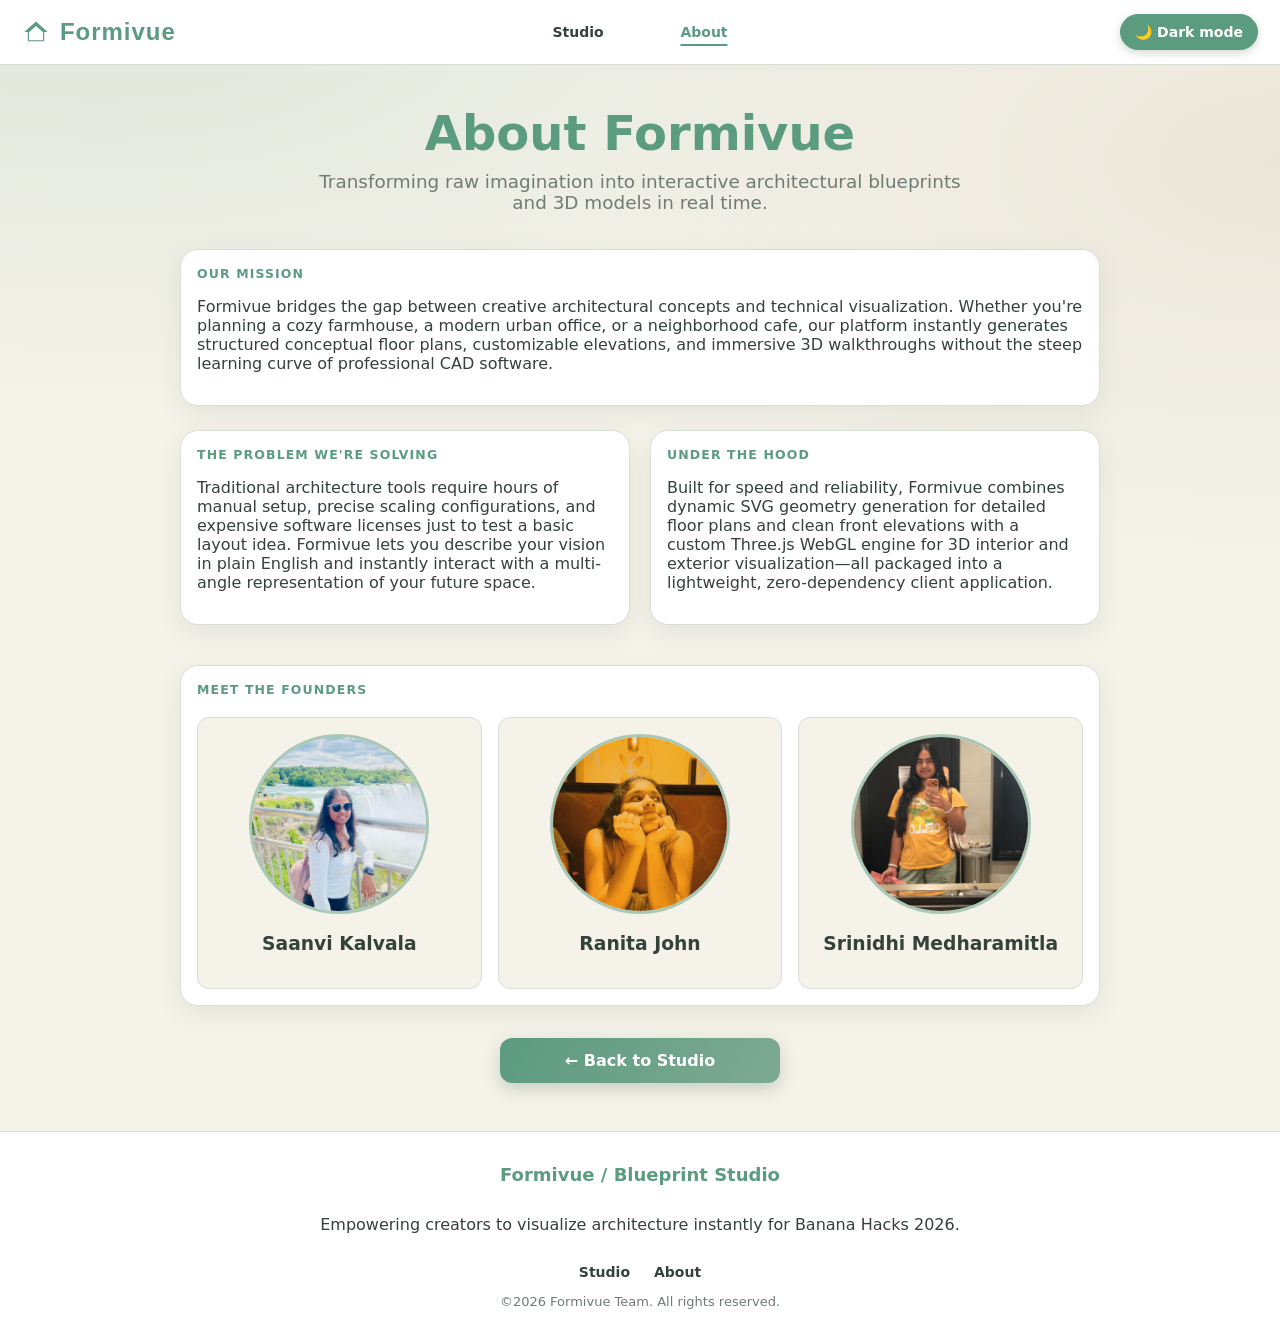
<file: about.html>
<!DOCTYPE html>
<html lang="en">
  <head>
    <meta charset="utf-8">
    <meta name="viewport" content="width=device-width, initial-scale=1, viewport-fit=cover"><title>About — Formivue</title>
    <link rel="stylesheet" href="style.css">
  </head>
  <body>
    <header class="site-header">
      <div class="brand-wrapper">
        <svg class="brand-logo-icon" viewBox="0 0 24 24" width="28" height="28" aria-hidden="true">
          <path d="M12 3L2 12h3v8h14v-8h3L12 3zm0 3.8l6 5.4v6.8H6v-6.8l6-5.4z" fill="var(--a1)"/>
        </svg>
<a class="brand" href="index.html">Formivue</a>
      </div>
      <nav class="site-nav" aria-label="Main navigation"><a href="index.html">Studio</a><a href="about.html" class="active">About</a>
      </nav>
      <button class="theme-toggle" id="theme-toggle" type="button" aria-pressed="false">🌙 Dark mode
      </button>
    </header>
    <main class="about-container">
      <section class="about-hero">
        <h1>About Formivue
        </h1>
        <p class="about-lead">Transforming raw imagination into interactive architectural blueprints and 3D models in real time.
        </p>
      </section>
      <section class="about-section card">
        <h2>Our Mission
        </h2>
        <p>Formivue bridges the gap between creative architectural concepts and technical visualization. Whether you're planning a cozy farmhouse, a modern urban office, or a neighborhood cafe, our platform instantly generates structured conceptual floor plans, customizable elevations, and immersive 3D walkthroughs without the steep learning curve of professional CAD software.
        </p>
      </section>
      <section class="about-grid">
        <div class="card">
          <h2>The Problem We're Solving
          </h2>
          <p>Traditional architecture tools require hours of manual setup, precise scaling configurations, and expensive software licenses just to test a basic layout idea. Formivue lets you describe your vision in plain English and instantly interact with a multi-angle representation of your future space.
          </p>
        </div>
        <div class="card">
          <h2>Under the Hood
          </h2>
          <p>Built for speed and reliability, Formivue combines dynamic SVG geometry generation for detailed floor plans and clean front elevations with a custom Three.js WebGL engine for 3D interior and exterior visualization—all packaged into a lightweight, zero-dependency client application.
          </p>
        </div>
      </section>
      <section class="about-section card">
        <h2>Meet the Founders
        </h2>
        <div class="founders-grid">
          <div class="founder-card">
            <img class="founder-photo" src="assets/founders/saanvi.jpeg" alt="Saanvi Kalvala" loading="lazy">
            <h3>Saanvi Kalvala
            </h3>
          </div>
          <div class="founder-card">
            <img class="founder-photo" src="assets/founders/ranita.jpg" alt="Ranita John" loading="lazy">
            <h3>Ranita John
            </h3>
          </div>
          <div class="founder-card">
            <img class="founder-photo" src="assets/founders/srinidhi.jpeg" alt="Srinidhi Medharamitla" loading="lazy">
            <h3>Srinidhi Medharamitla
            </h3>
          </div>
        </div>
      </section>
      <div class="back-to-studio"><a href="index.html" class="go" style="display:inline-block; text-align:center; text-decoration:none; max-width:280px;">← Back to Studio</a>
      </div>
    </main>
    <footer class="site-footer-main">
      <div class="footer-content">
        <div class="footer-brand">Formivue / Blueprint Studio
        </div>
        <p>Empowering creators to visualize architecture instantly for Banana Hacks 2026.
        </p>
        <div class="footer-links"><a href="index.html">Studio</a><a href="about.html">About</a>
        </div>
        <p class="copyright">&copy;2026 Formivue Team. All rights reserved.
        </p>
      </div>
    </footer>
    <script>      var themeToggle = document.getElementById('theme-toggle'),
          savedTheme = localStorage.getItem('formivue-theme');
      document.documentElement.dataset.theme = savedTheme == 'dark' ? 'dark' : 'light';

      function updateThemeToggle() {
          var dark = document.documentElement.dataset.theme == 'dark';
          themeToggle.textContent = dark ? '☀️ Light mode' : '🌙 Dark mode';
          themeToggle.setAttribute('aria-pressed', dark)
      }
      themeToggle.addEventListener('click', function() {
          var dark = document.documentElement.dataset.theme != 'dark';
          document.documentElement.dataset.theme = dark ? 'dark' : 'light';
          localStorage.setItem('formivue-theme', dark ? 'dark' : 'light');
          updateThemeToggle()
      });
      updateThemeToggle();
    </script>
  </body>
</html>
</file>
<file: style.css>
:root {
  box-sizing: border-box;
  padding-top: env(safe-area-inset-top, 0px);
  padding-bottom: env(safe-area-inset-bottom, 0px);
  --bg: #f4f2e9;
  --fg: #35413b;
  --card: #fff;
  --line: #d9ded7;
  --mut: #707b74;
  --a1: #5b9b80;
  --a2: #a8c7b5;
  --a3: #c7b99e
}

:root[data-theme="dark"] {
  --bg: #17251e;
  --fg: #edf2ec;
  --card: #22342a;
  --line: #405648;
  --mut: #b1c1b5;
  --a1: #8db89a;
  --a2: #547e62;
  --a3: #a89e83
}

html {
  scroll-padding-top: env(safe-area-inset-top, 0px)
}

* {
  box-sizing: border-box
}

body {
  margin: 0;
  color: var(--fg);
  font-family: system-ui, -apple-system, Segoe UI, sans-serif;
  background: radial-gradient(900px 400px at 8% 0, #a8c7b544, transparent), radial-gradient(700px 400px at 100% 12%, #c7b99e33, transparent), var(--bg);
  background-repeat: no-repeat
}

:root[data-theme="dark"] body {
  background: radial-gradient(900px 400px at 8% 0, #31594066, transparent), radial-gradient(700px 400px at 100% 12%, #44504455, transparent), var(--bg)
}

.site-header {
  position: relative;
  display: flex;
  align-items: center;
  gap: 24px;
  padding: 14px 22px;
  background: var(--card);
  border-bottom: 1px solid var(--line)
}

.brand-wrapper {
  display: flex;
  align-items: center;
  gap: 10px
}

.site-header .brand {
  color: var(--a1);
  font: 900 24px/1 Arial, Helvetica, sans-serif;
  letter-spacing: .04em;
  text-decoration: none
}

.site-nav {
  position: absolute;
  left: 50%;
  display: flex;
  align-items: center;
  gap: clamp(24px, 6vw, 88px);
  transform: translateX(-50%)
}

.site-nav a {
  position: relative;
  padding: 6px 0;
  color: var(--fg);
  font-size: 14px;
  font-weight: 600;
  text-decoration: none
}

.site-nav a:after {
  position: absolute;
  right: 0;
  bottom: 0;
  left: 0;
  height: 2px;
  background: var(--a1);
  content: "";
  transform: scaleX(0);
  transform-origin: center;
  transition: transform .2s ease
}

.site-nav a:hover:after,
.site-nav a:focus-visible:after,
.site-nav a.active:after {
  transform: scaleX(1)
}

.site-nav a:hover,
.site-nav a.active {
  color: var(--a1)
}

.brand-lockup {
  display: flex;
  width: 100%;
  align-items: center;
  justify-content: space-between;
  gap: 16px;
  padding: 14px 0 0 22px
}

.brand-promo {
  display: flex;
  width: max-content;
  flex-direction: column;
  align-items: center;
  gap: 0;
  transform: translateX(40px)
}

.brand-illustration {
  display: block;
  width: clamp(240px, 32vw, 390px);
  height: auto;
  flex: 0 1 auto;
  transform: translateX(-55px)
}

.brand-tagline {
  color: transparent;
  -webkit-text-fill-color: transparent;
  -webkit-text-stroke: 3.5px var(--a1);
  font: 900 120px/1 Arial, Helvetica, sans-serif;
  letter-spacing: 0
}

.brand-tagline:first-child {
  transform: translateX(-36px);
  opacity: .5
}

.brand-tagline:nth-child(2) {
  transform: translateX(36px)
}

.brand-subtitle {
  width: max-content;
  color: var(--a1);
  font: 400 18px/1.4 Arial, Helvetica, sans-serif;
  text-align: center
}

.theme-toggle {
  margin-left: auto;
  border: 1px solid var(--a1);
  border-radius: 999px;
  padding: 9px 14px;
  background: var(--a1);
  color: #fff;
  font: 600 14px system-ui, sans-serif;
  box-shadow: 0 3px 10px #263d2c33;
  cursor: pointer
}

:root[data-theme="dark"] .theme-toggle {
  color: #17251e
}

.grid {
  max-width: 1400px;
  margin: 0 auto;
  padding: 20px 16px 40px;
  display: grid;
  grid-template-columns: minmax(0, 1fr) minmax(0, 1fr);
  gap: 20px;
  align-items: start
}

.panel {
  display: grid;
  grid-template-columns: repeat(2, minmax(0, 1fr));
  gap: 12px;
  align-items: start
}

.panel .card {
  min-width: 0;
  margin-bottom: 0;
  padding: 14px
}

.panel .describe-card {
  grid-column: 1/-1
}

@media(max-width:1000px) {
  .grid {
    grid-template-columns: 1fr
  }
}

@media(min-width:1001px) {
  .panel {
    position: sticky;
    top: 12px;
    max-height: calc(100vh - 24px);
    overflow: auto
  }
}

@media(max-width:560px) {
  .site-header {
    gap: 8px;
    padding: 12px
  }

  .site-header .brand {
    font-size: 20px
  }

  .site-nav {
    position: static;
    gap: 12px;
    transform: none
  }

  .site-nav a {
    font-size: 12px
  }

  .theme-toggle {
    padding: 8px 10px;
    font-size: 12px
  }

  .brand-lockup {
    flex-direction: column;
    gap: 0;
    padding: 16px 12px 0
  }

  .brand-promo {
    width: 100%;
    transform: none
  }

  .brand-tagline {
    -webkit-text-stroke-width: 2px;
    font-size: clamp(36px, 11vw, 60px)
  }

  .brand-tagline:first-child {
    transform: translateX(-12px)
  }

  .brand-tagline:nth-child(2) {
    transform: translateX(12px)
  }

  .brand-subtitle {
    width: 100%;
    font-size: 14px
  }

  .brand-illustration {
    width: min(72vw, 280px);
    flex: 0 0 auto;
    transform: none
  }

  .grid {
    padding: 16px 12px 32px;
    gap: 12px
  }

  .tabs button {
    padding: 9px 6px;
    font-size: 13px
  }

  .panel {
    grid-template-columns: 1fr
  }

  .v3 {
    height: clamp(300px, 100vw, 400px)
  }

  .about-container {
    margin: 24px auto
  }
}

.card {
  background: var(--card);
  border: 1px solid var(--line);
  border-radius: 18px;
  padding: 16px;
  box-shadow: 0 8px 24px #526c5b18;
  margin-bottom: 16px
}

h2 {
  font-size: .78rem;
  letter-spacing: .09em;
  text-transform: uppercase;
  color: var(--a1);
  margin: 0 0 10px
}

textarea {
  width: 100%;
  min-height: 96px;
  padding: 12px;
  border: 2px solid var(--line);
  border-radius: 12px;
  background: var(--bg);
  color: var(--fg);
  font: 15px system-ui, sans-serif;
  resize: vertical
}

textarea:focus {
  outline: none;
  border-color: var(--a1)
}

.chips {
  display: flex;
  flex-wrap: wrap;
  gap: 6px;
  margin: 10px 0
}

.chip {
  border: 0;
  border-radius: 999px;
  padding: 6px 11px;
  font-size: 12.5px;
  color: #fff;
  cursor: pointer;
  font-weight: 600
}

.chip:nth-child(1) {
  background: #5b9b80
}

.chip:nth-child(2) {
  background: #78857d
}

.chip:nth-child(3) {
  background: #b7a98d
}

.chip:nth-child(4) {
  background: #83aa94
}

.chip:nth-child(5) {
  background: #909992
}

.chip.on {
  box-shadow: 0 0 0 3px var(--fg)
}

button:focus-visible {
  outline: 3px solid var(--a1);
  outline-offset: 3px
}

[hidden] {
  display: none !important
}

.go {
  width: 100%;
  border: 0;
  border-radius: 12px;
  padding: 13px;
  color: #fff;
  font-weight: 700;
  font-size: 16px;
  cursor: pointer;
  background: linear-gradient(120deg, var(--a1), #7ea992);
  box-shadow: 0 6px 16px #526c5b44;
  transition: transform .15s
}

.go:hover {
  transform: translateY(-2px)
}

.ctl {
  display: flex;
  justify-content: space-between;
  align-items: center;
  padding: 8px 0;
  border-bottom: 1px dashed var(--line)
}

.st {
  display: flex;
  align-items: center;
  gap: 10px
}

.st button {
  width: 30px;
  height: 30px;
  border-radius: 50%;
  border: 0;
  background: var(--a1);
  color: #fff;
  font-size: 18px;
  cursor: pointer
}

.st b {
  min-width: 18px;
  text-align: center
}

.tgs {
  display: flex;
  gap: 8px;
  margin: 12px 0
}

.tg {
  flex: 1;
  cursor: pointer
}

.tg input {
  display: none
}

.tg span {
  display: block;
  text-align: center;
  padding: 9px;
  border-radius: 10px;
  border: 2px solid var(--line);
  font-size: 14px
}

.tg input:checked+span {
  background: var(--a1);
  border-color: var(--a1);
  color: #fff;
  font-weight: 600
}

.lbl {
  font-size: 13px;
  color: var(--mut);
  margin: 12px 0 6px
}

.styles {
  display: grid;
  grid-template-columns: repeat(2, 1fr);
  gap: 8px
}

.window-options {
  display: grid;
  grid-template-columns: repeat(2, minmax(0, 1fr));
  gap: 7px
}

.window-type {
  border: 2px solid var(--line);
  background: var(--card);
  color: var(--fg);
  border-radius: 10px;
  padding: 9px 7px;
  cursor: pointer;
  text-align: left;
  font-size: 12px
}

.window-type.on {
  border-color: var(--a1);
  background: color-mix(in srgb, var(--a1) 14%, var(--card));
  font-weight: 650
}

.sty {
  border: 2px solid var(--line);
  background: var(--card);
  color: var(--fg);
  border-radius: 12px;
  padding: 9px;
  cursor: pointer;
  text-align: left;
  font-size: 13px
}

.sty.on {
  border-color: var(--c);
  box-shadow: 0 0 0 3px color-mix(in srgb, var(--c) 25%, transparent);
  font-weight: 600
}

.seg {
  display: flex;
  border: 2px solid var(--line);
  border-radius: 10px;
  overflow: hidden
}

.seg button {
  flex: 1;
  border: 0;
  background: none;
  color: var(--fg);
  padding: 8px;
  cursor: pointer
}

.seg button.on {
  background: var(--a1);
  color: #fff
}

.sws {
  display: flex;
  flex-wrap: wrap;
  gap: 8px
}

.sw {
  width: 28px;
  height: 28px;
  border-radius: 50%;
  border: 3px solid var(--card);
  box-shadow: 0 0 0 2px var(--line);
  cursor: pointer;
  padding: 0
}

.sw.on {
  box-shadow: 0 0 0 3px var(--a1)
}

.stats {
  display: grid;
  grid-template-columns: repeat(4, 1fr);
  gap: 10px;
  margin-bottom: 16px
}

@media(max-width:560px) {
  .stats {
    grid-template-columns: repeat(2, 1fr)
  }
}

.stat {
  border-radius: 14px;
  padding: 12px;
  color: #fff
}

.stat b {
  display: block;
  font-size: 1.25rem
}

.stat span {
  font-size: 12px;
  opacity: .92
}

.stat:nth-child(1) {
  background: linear-gradient(135deg, #5b9b80, #83b59a)
}

.stat:nth-child(2) {
  background: linear-gradient(135deg, #84958b, #aeb9b0)
}

.stat:nth-child(3) {
  background: linear-gradient(135deg, #b5a789, #d0c5af)
}

.stat:nth-child(4) {
  background: linear-gradient(135deg, #8f9a92, #b7c1b9)
}

.tabs {
  display: flex;
  gap: 6px;
  margin-bottom: 12px
}

.tabs button {
  flex: 1;
  border: 0;
  padding: 11px;
  border-radius: 10px;
  background: var(--bg);
  color: var(--fg);
  font-weight: 600;
  cursor: pointer
}

.tabs button.on {
  background: linear-gradient(120deg, var(--a1), #8db8a0);
  color: #fff
}

.pills {
  display: flex;
  gap: 6px;
  margin: 10px 0;
  flex-wrap: wrap
}

.pills button {
  border: 2px solid var(--line);
  background: none;
  color: var(--fg);
  border-radius: 999px;
  padding: 6px 12px;
  cursor: pointer
}

.pills button.on {
  background: var(--a1);
  border-color: var(--a1);
  color: #fff
}

.pills button[data-act="download"] {
  background: var(--a1);
  border-color: var(--a1);
  color: #fff;
  font-weight: 600
}

.info {
  margin-top: 10px;
  padding: 10px 12px;
  border-radius: 10px;
  background: var(--bg);
  font-size: 14px;
  color: var(--mut)
}

.info b {
  color: var(--fg)
}

.wrap {
  overflow: auto;
  border-radius: 12px;
  border: 1px solid var(--line);
  position: relative;
  cursor: grab
}

.wrap:active {
  cursor: grabbing
}

svg {
  display: block;
  width: 100%;
  height: auto;
  transform-origin: 0 0
}

.rm {
  pointer-events: all;
  cursor: pointer;
  transition: fill .15s
}

.rm:hover {
  fill: #7fd0ff;
  fill-opacity: .32
}

.pop {
  animation: pop .4s ease
}

@keyframes pop {
  from {
    transform: translateY(8px)
  }

  to {
    transform: none
  }
}

.err {
  padding: 18px;
  border-radius: 12px;
  background: #fbe9e4;
  color: #6b2a1c;
  border: 1px solid #e3b4a6;
  font-size: 14px;
  word-break: break-word
}

.v3 {
  height: 440px;
  border-radius: 12px;
  overflow: hidden;
  background: #000;
  touch-action: none;
  cursor: grab
}

.v3 canvas {
  display: block;
  width: 100%
}

.note {
  font-size: 12.5px;
  color: var(--mut);
  text-align: center;
  margin: 0
}

.site-footer-main {
  background: var(--card);
  border-top: 1px solid var(--line);
  padding: 32px 20px;
  margin-top: 48px;
  text-align: center
}

.footer-content {
  max-width: 1200px;
  margin: 0 auto;
  display: flex;
  flex-direction: column;
  align-items: center;
  gap: 14px
}

.footer-brand {
  font-weight: 900;
  color: var(--a1);
  font-size: 18px
}

.footer-links {
  display: flex;
  gap: 24px
}

.footer-links a {
  color: var(--fg);
  text-decoration: none;
  font-size: 14px;
  font-weight: 600
}

.footer-links a:hover {
  color: var(--a1)
}

.copyright {
  font-size: 13px;
  color: var(--mut);
  margin: 0
}

.about-container {
  max-width: 960px;
  margin: 40px auto;
  padding: 0 20px
}

.about-hero {
  text-align: center;
  margin-bottom: 36px
}

.about-hero h1 {
  font-size: clamp(2rem, 4vw, 3rem);
  color: var(--a1);
  margin-bottom: 10px
}

.about-lead {
  font-size: 1.15rem;
  color: var(--mut);
  max-width: 680px;
  margin: 0 auto
}

.about-section {
  margin-bottom: 24px
}

.about-grid {
  display: grid;
  grid-template-columns: repeat(2, minmax(0, 1fr));
  gap: 20px;
  margin-bottom: 24px
}

@media(max-width:768px) {
  .about-grid {
    grid-template-columns: 1fr
  }
}

.founders-grid {
  display: grid;
  grid-template-columns: repeat(3, minmax(0, 1fr));
  gap: 16px;
  margin-top: 20px
}

@media(max-width:768px) {
  .founders-grid {
    grid-template-columns: 1fr
  }
}

.founder-card {
  background: var(--bg);
  border-radius: 12px;
  padding: 16px;
  text-align: center;
  border: 1px solid var(--line)
}

.founder-photo {
  display: block;
  width: 180px;
  height: 180px;
  object-fit: cover;
  border-radius: 50%;
  border: 3px solid var(--a2);
  margin: 0 auto 12px;
  background: var(--a2)
}

.founder-photo-placeholder {
  width: 64px;
  height: 64px;
  border-radius: 50%;
  background: var(--a2);
  color: #fff;
  display: flex;
  align-items: center;
  justify-content: center;
  font-size: 28px;
  margin: 0 auto 12px
}

.founder-role {
  font-size: 12px;
  color: var(--a1);
  font-weight: 700;
  margin: 4px 0
}

.founder-bio {
  font-size: 13px;
  color: var(--mut);
  line-height: 1.4
}

.back-to-studio {
  text-align: center;
  margin: 32px 0
}

#type-options {
  grid-column: 1/-1
}

.otg {
  display: grid;
  grid-template-columns: repeat(2, minmax(0, 1fr));
  gap: 8px;
  margin-top: 12px
}

.otg .tg {
  margin: 0
}
</file>
